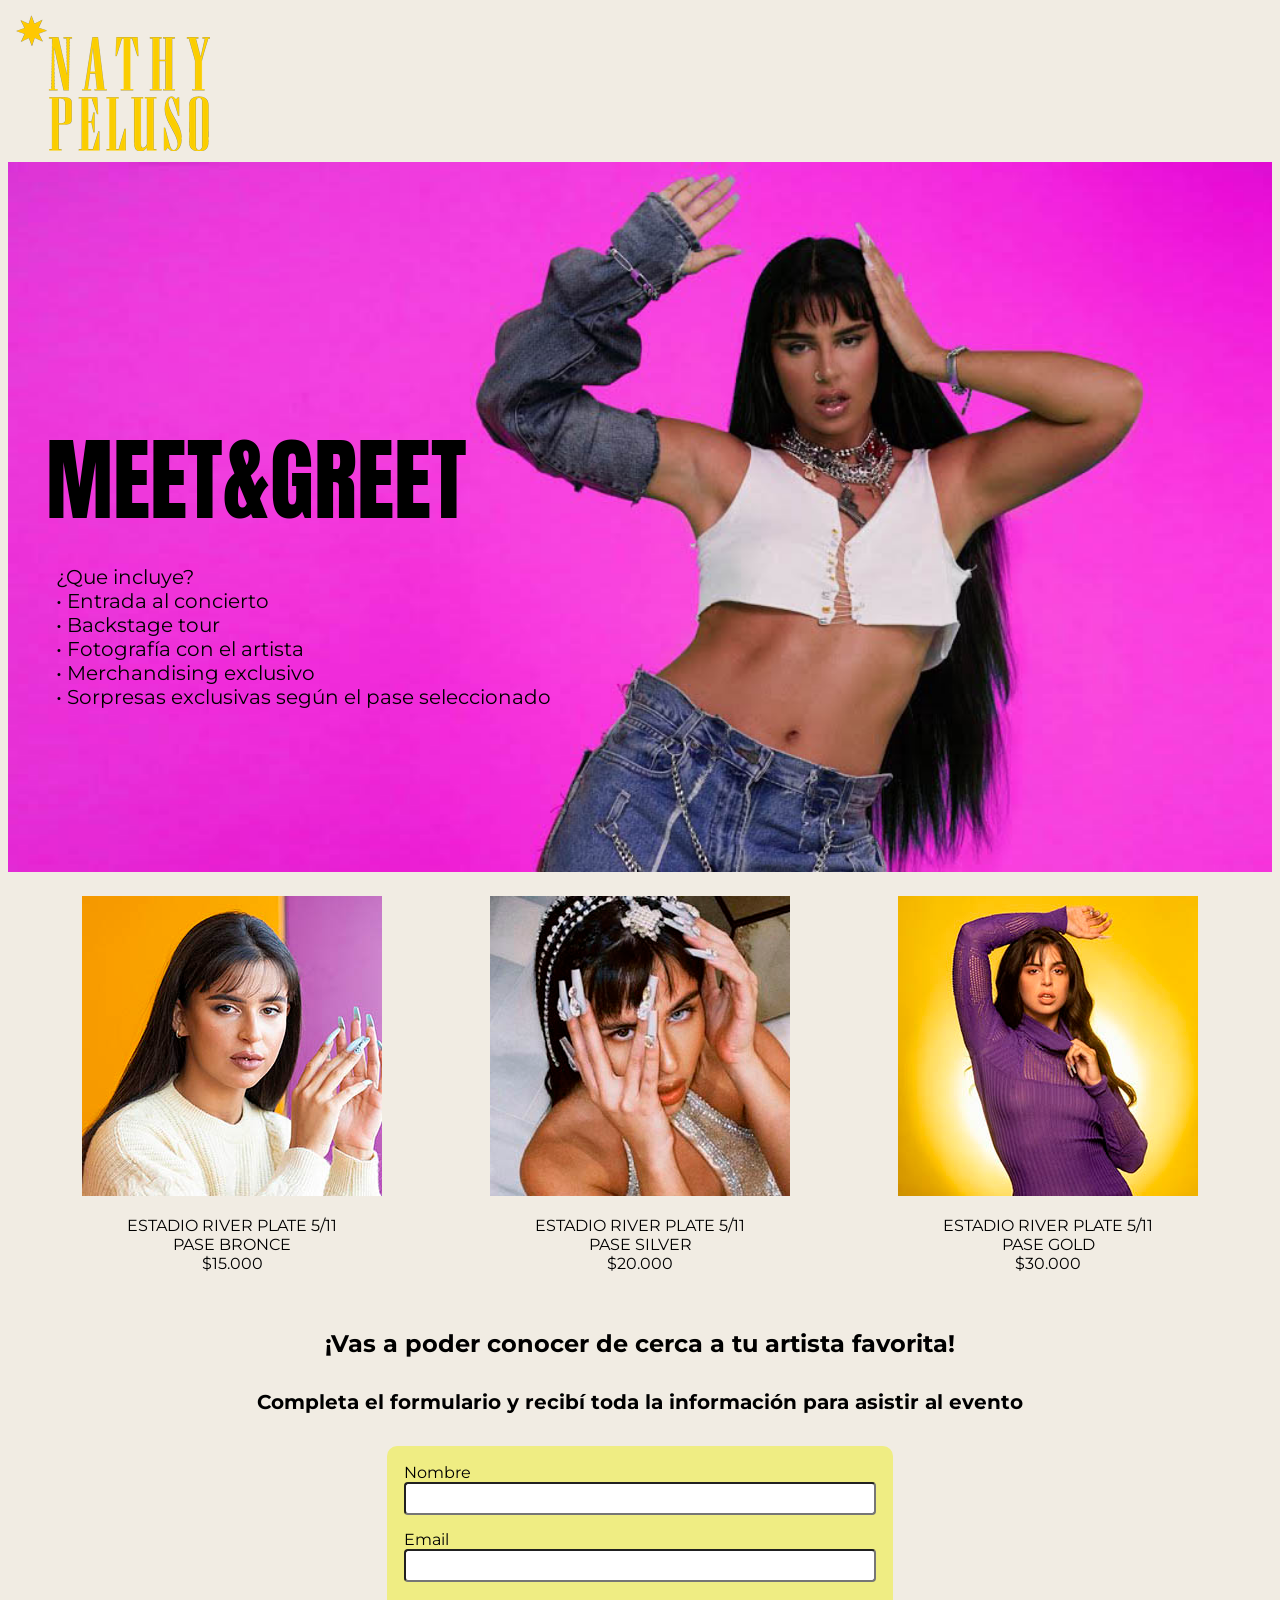
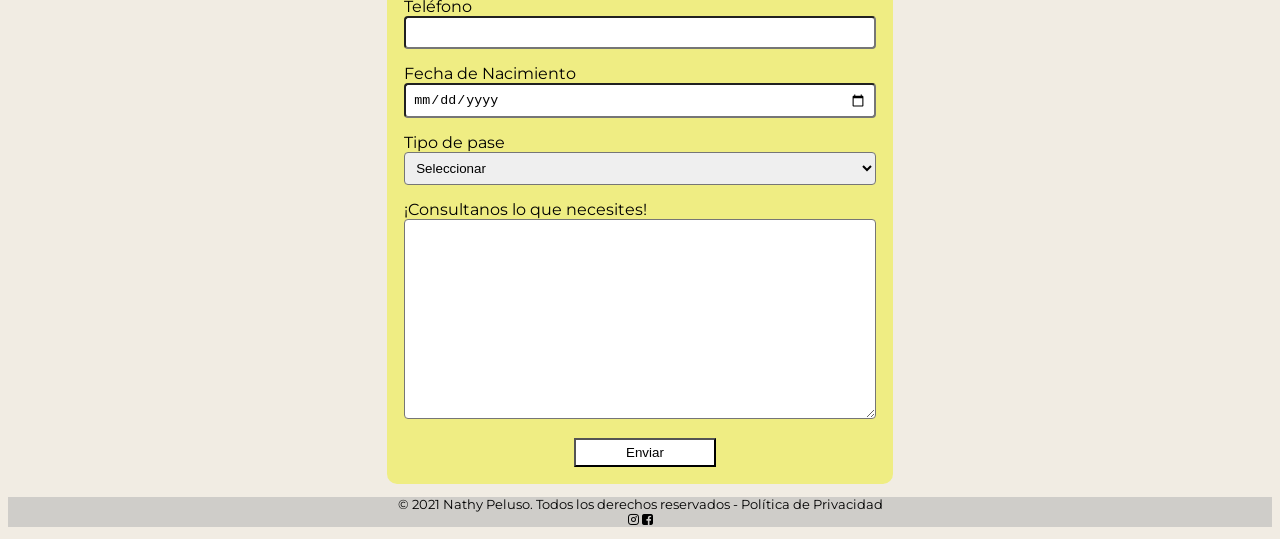
<file: index.html>
<!DOCTYPE html>
<html lang="en">
<head>
    <meta charset="UTF-8">
    <meta http-equiv="X-UA-Compatible" content="IE=edge">
    <meta name="viewport" content="width=device-width, initial-scale=1.0">
    <link rel="stylesheet" href= "css/style.css">
	
	<link href="https://fonts.googleapis.com/css2?family=Roboto+Mono:wght@300&display=swap" rel="stylesheet">
    <link rel="stylesheet" href="https://cdnjs.cloudflare.com/ajax/libs/font-awesome/4.7.0/css/font-awesome.min.css">
    <link href="https://fonts.googleapis.com/css2?family=Anton&display=swap" rel="stylesheet">
    <link href="https://fonts.googleapis.com/css2?family=Montserrat&display=swap" rel="stylesheet">

    <title>Meet&Greet</title>
</head>



<body>
    <header><img src="imagenes/unnamed.png" alt=""></header>

    <div class="contenedor">
        <img src="imagenes/nathypeluso.jpg" alt="" class="portada">
        
        <div class="centrado">MEET&GREET</div>
        <div class="txt"> ¿Que incluye?

            <br>• Entrada al concierto
                <br>• Backstage tour 
                <br>• Fotografía con el artista 
                <br>• Merchandising exclusivo
                <br>• Sorpresas exclusivas según el pase seleccionado
      </div>

    


    
   


         
    </div>
</div>

    <div class="cajacontenedora"> 

        <div> 
            <img src="imagenes/plata.jpg" class="imagen">
                <p class="entrada"> ESTADIO RIVER PLATE 5/11 
                    <br> PASE BRONCE
                    <br>$15.000</p> 
            </div>
        
        <div> 
            <img src="imagenes/bronce.jpg" class="imagen">
                <p class="entrada"> ESTADIO RIVER PLATE 5/11 
                    <br> PASE SILVER
                    <br>$20.000</p> 
            </div>
        <div> 
         <img src="imagenes/gold.jpg" class="imagen"> 
            <p class="entrada"> ESTADIO RIVER PLATE 5/11 
                <br> PASE GOLD
                <br> $30.000
            </p> 
            </div>

        </div>


        <div class="parrafo">
            <h2 class="titulo">  ¡Vas a poder conocer de cerca a tu artista favorita! </h2>

           
<h4 class="formulario">Completa el formulario y recibí toda la información para asistir al evento</h4>




<div class="data">
 <form action="mailito@gmail.com" method="POST" id="form">

    <div>
    <span> Nombre</span>
    <input type="text" name="nombre">
    </div>

    
    <div>
        <span> Email</span>
        <input type="email" name="email">
        </div>
    
        
    <div>
        <span> Teléfono</span>
        <input type="tel" name="telefono">
        </div>

    
     <div>
        <span> Fecha de Nacimiento</span>
        <input type="date" name="fecha de nacimiento">
        </div>
        
    
    <div>
        <span> Tipo de pase</span>
        <select name="pase" id="">
        <option value="Sel"> Seleccionar</option>
        <option value="sil"> SILVER</option>
        <option value="gold"> GOLD</option>
        </select>
         </div>
        
    
     <div>
        <span> ¡Consultanos lo que necesites!</span>
        <textarea name=" consulta" id="" ></textarea>
        </div>
    
    <button type="submit">
        Enviar
    </button>





 </form>


</div>
	
	






    <footer> 
		<p>  © 2021 Nathy Peluso. Todos los derechos reservados - Política de Privacidad 
            <br><i class="fa fa-instagram"></i> <i class="fa fa-facebook-square"></i>
        </p>
		</footer>


</body>
</html>
</file>
<file: css/style.css>
body {font-family: 'Montserrat', sans-serif;
     background-color: rgba(236, 229, 216, 0.712); }

.cajacontenedora{display:flex;flex-flow: wrap; padding: 20px;}
.cajacontenedora div {width: 33,3%;box-sizing: border-box; margin: auto;}

.titulo {text-align: center;}

.texto {text-align: center; padding: 10px;font-size: 20px;}


.parrafo { 
     width: 100%; 
     margin: auto; 
     border-radius: 15px; }


.portada {width: 100%; margin: auto;
}



footer{ background-color:rgba(187, 187, 187, 0.637); 
    text-align: center; 
    font-size: 80%;
     width: 100%;}

.formulario {text-align: center; font-size: 20px; padding: 5px;}

.entrada { text-align: center; 
    justify-content: center;}

.data {width: 40%;
     margin: 0 auto;}

#form {background-color: rgba(238, 238, 103, 0.767);
    padding: 17px;
     border-radius: 10px;}

#form div { margin-bottom: 15px;}

#form input {width: 100%;
     padding: 7px; 
     box-sizing: border-box; 
     border-radius: 4px;}

#form textarea {width: 100%; 
    height: 200px;
     box-sizing: border-box;
     border-radius: 4px;}

#form button { width: 30%;
      padding: 5px;
    margin-left: 170px; background-color: white;}


#form select {width: 100%;
        padding: 7px; 
        box-sizing: border-box; 
        border-radius: 4px;
        border-radius: 4px;}


 .contenedor{
          position: relative;
          display: inline-block;
          text-align: center;
          width: 100%;
      }
     
      
.centrado{
          position: absolute;
          top: 35%;
          left: 3%;
          font-size: 90px;
          font-family: 'Anton', sans-serif;}

          .txt { position: absolute;
               top: 55%;
               left: 3%;
               font-size: 20px;
               text-align: left; padding: 10px;
          }
</file>
